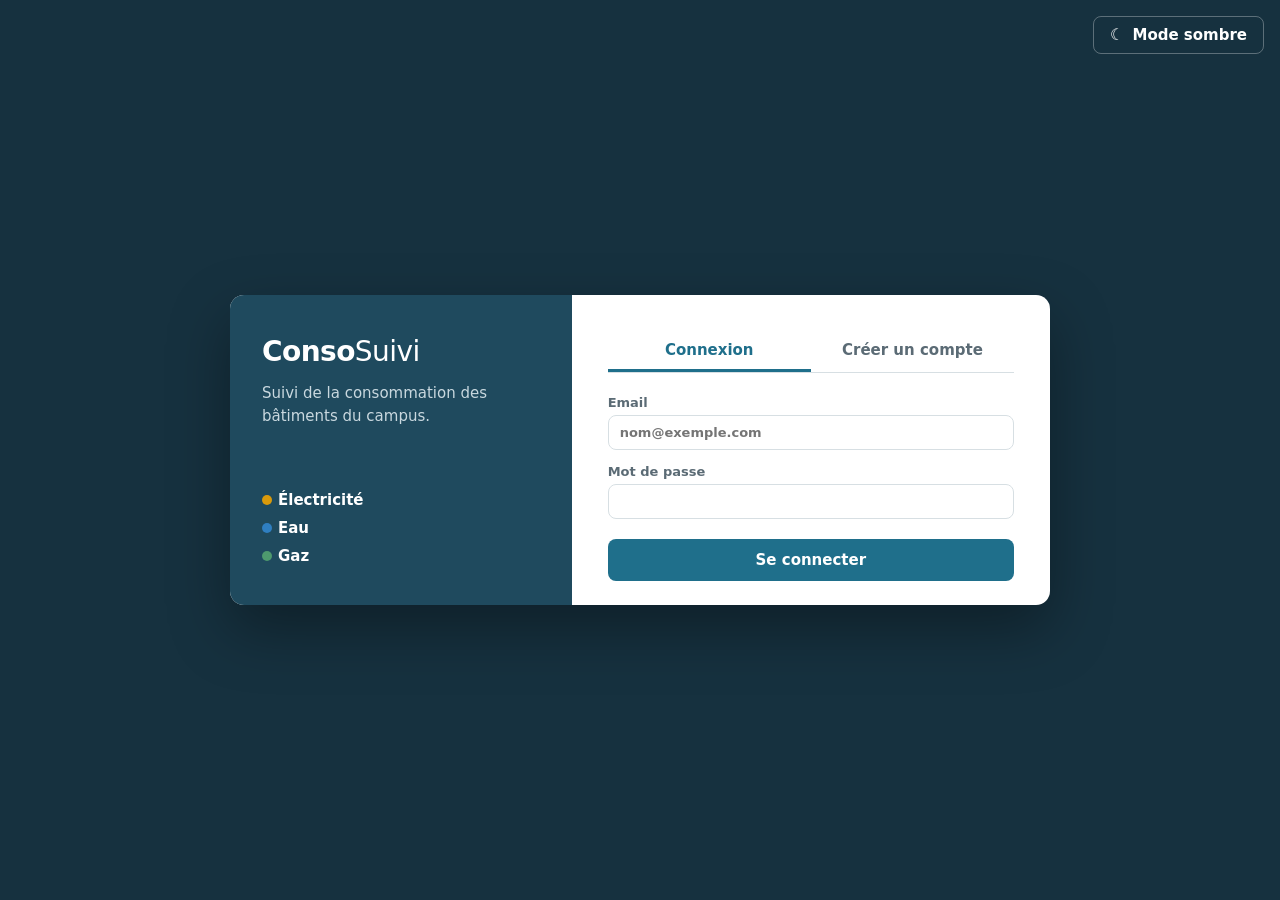
<file: moduleWeb/index.html>
<!DOCTYPE html>
<html lang="fr">
<head>
  <meta charset="UTF-8">
  <meta name="viewport" content="width=device-width, initial-scale=1">
  <title>Gestion de consommation</title>
  <link rel="stylesheet" href="css/style.css">
  <script src="js/theme.js"></script>
</head>
<body>

<div class="application">

  <!-- ===================== SIDEBAR ===================== -->
  <aside class="sidebar" id="sidebar">
    <h1 class="marque">Conso<span>Suivi</span></h1>

    <nav class="navigation">
      <button class="lien-nav actif" data-vue="tableau-de-bord">Tableau de bord</button>
      <button class="lien-nav" data-vue="anomalies">
        Anomalies <span class="pastille" id="nombre-anomalies">0</span>
      </button>
      <button class="lien-nav" data-vue="gestion">Gestion des données</button>
      <button class="lien-nav" data-vue="profil">Mon profil</button>
    </nav>

    <!-- Import / export de data.json -->
    <div class="bloc-fichiers">
      <p class="titre-bloc">Fichiers</p>
      <label class="bouton bouton-sidebar">
        Importer data.json
        <input type="file" id="import-donnees" accept=".json" hidden>
      </label>
      <button class="bouton bouton-sidebar" id="export-donnees">Exporter data.json</button>
    </div>

    <div class="bloc-utilisateur">
      <p id="nom-utilisateur"></p>
      <button type="button" class="bouton bouton-sidebar bouton-theme" data-bouton-theme aria-pressed="false">
        <span class="icone-theme" aria-hidden="true">☾</span><span class="texte-theme">Mode sombre</span>
      </button>
      <button class="bouton bouton-sidebar" id="deconnexion">Se déconnecter</button>
    </div>
  </aside>

  <!-- Fond sombre derrière la sidebar sur mobile -->
  <div class="voile" id="voile"></div>

  <!-- ===================== CONTENU ===================== -->
  <div class="contenu">

    <header class="entete">
      <button class="bouton-menu" id="bouton-menu" aria-label="Ouvrir le menu">☰</button>
      <h2 id="titre-vue">Tableau de bord</h2>
    </header>

    <!-- F3 à F6 : recherche et filtres (communs à toutes les vues) -->
    <section class="filtres">
      <label>Rechercher
        <input type="search" id="filtre-texte" placeholder="BatA, eau, 2026-09…">
      </label>
      <label>Bâtiment
        <select id="filtre-batiment"><option value="">Tous</option></select>
      </label>
      <label>Ressource
        <select id="filtre-ressource"><option value="">Toutes</option></select>
      </label>
      <label>Du
        <input type="date" id="filtre-debut">
      </label>
      <label>Au
        <input type="date" id="filtre-fin">
      </label>
      <button class="bouton bouton-secondaire" id="reinitialiser">Effacer les filtres</button>
    </section>

    <!-- ===== Vue 1 : Tableau de bord (F1 + F7) ===== -->
    <section class="vue" id="vue-tableau-de-bord">
      <div class="resume" id="resume"></div>

      <div class="panneau">
        <h3 id="titre-graphique">Consommation</h3>
        <div class="zone-graphique">
          <canvas id="graphique" role="img" aria-label="Graphique de consommation"></canvas>
        </div>
        <ul class="legende-graphique" id="legende-graphique"></ul>
      </div>

      <div class="panneau">
        <h3>Statistiques par bâtiment et ressource</h3>
        <div class="defilement">
          <table>
            <thead>
              <tr><th>Bâtiment</th><th>Ressource</th><th>Nombre</th><th>Total</th><th>Moyenne</th><th>Min</th><th>Max</th></tr>
            </thead>
            <tbody id="tableau-statistiques"></tbody>
          </table>
        </div>
      </div>

      <div class="panneau">
        <h3>Toutes les mesures</h3>
        <div class="defilement">
          <table>
            <thead>
              <tr><th>Date</th><th>Bâtiment</th><th>Ressource</th><th>Consommation</th><th>État</th></tr>
            </thead>
            <tbody id="tableau-donnees"></tbody>
          </table>
        </div>
      </div>
    </section>

    <!-- ===== Vue 2 : Anomalies (F2) ===== -->
    <section class="vue" id="vue-anomalies" hidden>
      <div class="panneau">
        <h3>Mesures anormales</h3>
        <p class="aide" id="aide-seuils"></p>
        <div class="defilement">
          <table>
            <thead>
              <tr><th>Date</th><th>Bâtiment</th><th>Ressource</th><th>Consommation</th><th>Raison</th></tr>
            </thead>
            <tbody id="tableau-anomalies"></tbody>
          </table>
        </div>
      </div>
    </section>

    <!-- ===== Vue 3 : Gestion des données (CRUD) ===== -->
    <section class="vue" id="vue-gestion" hidden>
      <div class="panneau">
        <div class="titre-panneau">
          <h3>Mesures enregistrées</h3>
          <button class="bouton bouton-principal" id="bouton-ajouter">Ajouter une mesure</button>
        </div>
        <div class="defilement">
          <table>
            <thead>
              <tr><th>Date</th><th>Bâtiment</th><th>Ressource</th><th>Consommation</th><th>Actions</th></tr>
            </thead>
            <tbody id="tableau-gestion"></tbody>
          </table>
        </div>
      </div>
    </section>

    <!-- ===== Vue 4 : Mon profil (compte enregistré dans le localStorage) ===== -->
    <section class="vue" id="vue-profil" hidden>
      <div class="profil">

        <!-- Informations actuelles -->
        <div class="panneau carte-profil">
          <div class="avatar" id="profil-initiales" aria-hidden="true"></div>
          <div>
            <p class="profil-nom" id="profil-nom"></p>
            <p class="profil-email" id="profil-email"></p>
          </div>
        </div>

        <!-- Modification -->
        <div class="panneau">
          <h3>Modifier mes informations</h3>
          <form id="form-profil" class="formulaire">
            <p id="profil-message" class="message" hidden></p>

            <label>Nom complet
              <input type="text" id="profil-champ-nom" required autocomplete="name">
            </label>
            <label>Email
              <input type="email" id="profil-champ-email" required autocomplete="email">
            </label>

            <fieldset class="groupe">
              <legend>Changer le mot de passe (facultatif)</legend>
              <label>Nouveau mot de passe (6 caractères minimum)
                <input type="password" id="profil-nouveau-mdp" minlength="6" autocomplete="new-password">
              </label>
              <label>Confirmer le nouveau mot de passe
                <input type="password" id="profil-confirmation" minlength="6" autocomplete="new-password">
              </label>
            </fieldset>

            <label>Mot de passe actuel, pour confirmer les changements
              <input type="password" id="profil-mdp-actuel" required autocomplete="current-password">
            </label>

            <div class="actions-formulaire">
              <button type="button" class="bouton bouton-secondaire" id="profil-annuler">Annuler les changements</button>
              <button type="submit" class="bouton bouton-principal">Enregistrer les modifications</button>
            </div>
          </form>
        </div>
      </div>
    </section>
  </div>
</div>

<!-- ===================== FORMULAIRE AJOUT / MODIFICATION DE MESURE ===================== -->
<dialog id="fenetre-formulaire">
  <form id="form-mesure" class="formulaire">
    <h3 id="titre-formulaire">Ajouter une mesure</h3>

    <label>Bâtiment
      <input type="text" id="champ-batiment" list="liste-batiments" placeholder="BatA" required>
      <datalist id="liste-batiments"></datalist>
    </label>
    <label>Ressource
      <select id="champ-ressource" required></select>
    </label>
    <label>Date
      <input type="date" id="champ-date" required>
    </label>
    <label>Consommation (<span id="champ-unite">kWh</span>)
      <input type="number" id="champ-valeur" step="0.01" min="0" required>
    </label>

    <div class="actions-formulaire">
      <button type="button" class="bouton bouton-secondaire" id="bouton-annuler">Annuler</button>
      <button type="submit" class="bouton bouton-principal">Enregistrer</button>
    </div>
  </form>
</dialog>

<!-- Message de confirmation (toast) -->
<div class="toast" id="toast" hidden></div>

<script src="js/stockage.js"></script>
<script src="js/graphique.js"></script>
<script src="js/crud.js"></script>
<script src="js/profil.js"></script>
<script src="js/app.js"></script>
</body>
</html>
</file>
<file: moduleWeb/css/style.css>
/* =====================================================================
   style.css — Apparence de l'application
   F8 : interface responsive (voir la partie « Mobile » en bas)
   ===================================================================== */

/* ---------- Couleurs et tailles ---------- */
:root {
  --fond: #EEF2F3;
  --surface: #FFFFFF;
  --encre: #1B2A33;
  --encre-douce: #5B6B75;
  --ligne: #D7DFE3;
  --sidebar: #16313F;
  --sidebar-texte: #C9D8DF;
  --principal: #1F6F8B;
  --alerte: #C2412D;
  --succes: #2E7D52;
  --elec: #D99A0B;
  --eau: #2F7FC1;
  --gaz: #4E9A6E;
  --rayon: 8px;

  /* Nuances dérivées (changent avec le thème) */
  --principal-survol: #185a71;
  --sur-principal: #FFFFFF;
  --focus: #7FB8CC;
  --focus-halo: #D3E6EE;
  --marque-fond: #1F4A5E;
  --fond-entete: #F6F8F9;
  --fond-anomalie: #FDF3F1;
  --fond-erreur: #FBE9E6;
  --fond-succes: #E5F3EB;
  --fond-info: #E6F1F5;
  --voile: rgba(22, 49, 63, 0.55);
  --ombre: rgba(0, 0, 0, 0.35);

  color-scheme: light;
}

/* ---------- Thème sombre ----------
   Choisi par le bouton « Thème » (data-theme="dark"),
   ou par le réglage du système si l'utilisateur n'a rien choisi. */
:root[data-theme="dark"] {
  --fond: #0F1A20;
  --surface: #172730;
  --encre: #E3ECF0;
  --encre-douce: #93A6B0;
  --ligne: #2A3E49;
  --sidebar: #0B151B;
  --sidebar-texte: #B4C6CE;
  --principal: #4BA3C3;
  --alerte: #E5735F;
  --succes: #5DBB86;
  --elec: #E8B23A;
  --eau: #5AA2DE;
  --gaz: #6FBF8F;

  --principal-survol: #66B5D2;
  --sur-principal: #0B151B;
  --focus: #4BA3C3;
  --focus-halo: #1D4352;
  --marque-fond: #12303D;
  --fond-entete: #1C2F39;
  --fond-anomalie: #3A2320;
  --fond-erreur: #3A2320;
  --fond-succes: #1B3527;
  --fond-info: #18313C;
  --voile: rgba(0, 0, 0, 0.6);
  --ombre: rgba(0, 0, 0, 0.6);

  color-scheme: dark;
}

* { box-sizing: border-box; }

/* L'attribut hidden doit toujours cacher l'élément,
   même si une classe lui donne display: flex ou block */
[hidden] { display: none !important; }

body {
  margin: 0;
  font-family: "Segoe UI", system-ui, -apple-system, Roboto, "Helvetica Neue", Arial, sans-serif;
  font-size: 15px;
  color: var(--encre);
  background: var(--fond);
}

h1, h2, h3 { margin: 0; }

/* ---------- Boutons ---------- */
.bouton {
  display: inline-block;
  padding: 9px 16px;
  border: 1px solid transparent;
  border-radius: var(--rayon);
  font: inherit;
  font-weight: 600;
  cursor: pointer;
  text-align: center;
}
.bouton-principal { background: var(--principal); color: var(--sur-principal); }
.bouton-principal:hover { background: var(--principal-survol); }
.bouton-secondaire { background: var(--surface); color: var(--encre); border-color: var(--ligne); }
.bouton-secondaire:hover { border-color: var(--encre-douce); }

.bouton-lien {
  background: none; border: none; padding: 4px 6px;
  font: inherit; font-weight: 600; color: var(--principal); cursor: pointer;
}
.bouton-danger { color: var(--alerte); }

:focus-visible { outline: 3px solid var(--focus); outline-offset: 2px; }

/* ---------- Formulaires ---------- */
.formulaire { display: flex; flex-direction: column; gap: 14px; }

label { display: flex; flex-direction: column; gap: 5px; font-size: 13px; font-weight: 600; color: var(--encre-douce); }

input, select {
  padding: 9px 11px;
  border: 1px solid var(--ligne);
  border-radius: var(--rayon);
  font: inherit;
  color: var(--encre);
  background: var(--surface);
}
input:focus, select:focus { outline: none; border-color: var(--principal); box-shadow: 0 0 0 3px var(--focus-halo); }

/* ---------- Marque ---------- */
.marque { font-size: 22px; font-weight: 700; letter-spacing: -0.02em; }
.marque span { font-weight: 400; }

/* =====================================================================
   PAGE DE CONNEXION
   ===================================================================== */
.page-connexion {
  min-height: 100vh;
  display: grid;
  place-items: center;
  padding: 20px;
  background: var(--sidebar);
}

.carte-connexion {
  width: 100%;
  max-width: 820px;
  display: grid;
  grid-template-columns: 5fr 7fr;
  overflow: hidden;
  background: var(--surface);
  border-radius: 14px;
  box-shadow: 0 24px 60px var(--ombre);
}

/* Partie gauche : présentation */
.panneau-marque {
  display: flex;
  flex-direction: column;
  gap: 14px;
  padding: 40px 32px;
  background: var(--marque-fond);
  color: var(--sidebar-texte);
}
.panneau-marque .marque { color: #fff; font-size: 28px; }
.panneau-marque p { margin: 0; line-height: 1.5; }

.liste-ressources {
  list-style: none;
  margin: auto 0 0;
  padding: 0;
  display: flex;
  flex-direction: column;
  gap: 10px;
  font-weight: 600;
  color: #fff;
}
.liste-ressources .ressource::before { width: 10px; height: 10px; }

/* Partie droite : formulaires */
.panneau-formulaire { padding: 36px 36px 24px; }

.bouton-large { width: 100%; margin-top: 6px; padding: 11px 16px; }

.onglets { display: flex; border-bottom: 1px solid var(--ligne); margin-bottom: 22px; }
.onglet {
  flex: 1; padding: 10px; border: none; background: none;
  font: inherit; font-weight: 600; color: var(--encre-douce); cursor: pointer;
  border-bottom: 3px solid transparent;
}
.onglet.actif { color: var(--principal); border-bottom-color: var(--principal); }

.message { padding: 10px 12px; border-radius: var(--rayon); font-size: 14px; margin: 0 0 16px; }
.message.erreur { background: var(--fond-erreur); color: var(--alerte); }
.message.succes { background: var(--fond-succes); color: var(--succes); }
.message.info { background: var(--fond-info); color: var(--principal); }

.lien-import {
  display: block; width: 100%; margin-top: 22px; padding: 14px 4px 0;
  border: none; border-top: 1px solid var(--ligne);
  background: none; font: inherit; font-size: 13px;
  color: var(--principal); cursor: pointer; text-decoration: underline;
}

/* =====================================================================
   PAGE PRINCIPALE
   ===================================================================== */
.application { display: flex; min-height: 100vh; }

/* ---------- Sidebar ---------- */
.sidebar {
  width: 240px;
  flex-shrink: 0;
  display: flex;
  flex-direction: column;
  gap: 28px;
  padding: 24px 16px;
  background: var(--sidebar);
  color: var(--sidebar-texte);
  position: sticky;
  top: 0;
  height: 100vh;
  overflow-y: auto;
}
.sidebar .marque { color: #fff; padding: 0 8px; }

.navigation { display: flex; flex-direction: column; gap: 4px; }
.lien-nav {
  display: flex; justify-content: space-between; align-items: center;
  padding: 10px 12px; border: none; border-radius: var(--rayon);
  background: none; color: var(--sidebar-texte);
  font: inherit; font-weight: 600; text-align: left; cursor: pointer;
}
.lien-nav:hover { background: rgba(255, 255, 255, 0.06); }
.lien-nav.actif { background: rgba(255, 255, 255, 0.12); color: #fff; }

.pastille {
  min-width: 24px; padding: 1px 7px; border-radius: 12px;
  background: var(--alerte); color: #fff; font-size: 12px; text-align: center;
}

.bloc-fichiers, .bloc-utilisateur { display: flex; flex-direction: column; gap: 8px; }
.bloc-utilisateur { margin-top: auto; }
.titre-bloc, #nom-utilisateur { margin: 0 8px; font-size: 13px; }
#nom-utilisateur { color: #fff; font-weight: 600; }

.bouton-sidebar {
  background: transparent; color: var(--sidebar-texte);
  border-color: rgba(255, 255, 255, 0.18); font-size: 14px; font-weight: 600;
}
.bouton-sidebar:hover { border-color: rgba(255, 255, 255, 0.45); color: #fff; }

/* ---------- Contenu ---------- */
.contenu { flex: 1; min-width: 0; padding: 24px 32px 40px; }

.entete { display: flex; align-items: center; gap: 12px; margin-bottom: 20px; }
.entete h2 { font-size: 26px; letter-spacing: -0.02em; }
.bouton-menu { display: none; }

/* ---------- Filtres (F3 à F6) ---------- */
.filtres {
  display: grid;
  grid-template-columns: 2fr repeat(4, 1fr) auto;
  gap: 12px;
  align-items: end;
  padding: 16px;
  margin-bottom: 20px;
  background: var(--surface);
  border: 1px solid var(--ligne);
  border-radius: var(--rayon);
}

/* ---------- Résumé ---------- */
.resume {
  display: grid;
  grid-template-columns: repeat(auto-fit, minmax(170px, 1fr));
  gap: 12px;
  margin-bottom: 20px;
}
.carte-resume {
  padding: 14px 16px;
  background: var(--surface);
  border: 1px solid var(--ligne);
  border-left: 5px solid var(--ligne);
  border-radius: var(--rayon);
  font: inherit; text-align: left; color: inherit;
}
.carte-resume p { margin: 0 0 4px; font-size: 13px; color: var(--encre-douce); font-weight: 600; }
.carte-resume strong { font-size: 24px; }
.carte-resume small { font-size: 13px; font-weight: 400; color: var(--encre-douce); }
button.carte-resume { cursor: pointer; }

.bord-elec { border-left-color: var(--elec); }
.bord-eau { border-left-color: var(--eau); }
.bord-gaz { border-left-color: var(--gaz); }
.bord-alerte { border-left-color: var(--alerte); }

/* ---------- Panneaux ---------- */
.panneau {
  padding: 20px;
  margin-bottom: 20px;
  background: var(--surface);
  border: 1px solid var(--ligne);
  border-radius: var(--rayon);
}
.panneau h3 { font-size: 17px; margin-bottom: 14px; }
.titre-panneau { display: flex; justify-content: space-between; align-items: center; gap: 12px; margin-bottom: 14px; }
.titre-panneau h3 { margin: 0; }
.aide { margin: -6px 0 14px; color: var(--encre-douce); font-size: 14px; }

.zone-graphique { position: relative; height: 320px; }

/* ---------- Tableaux ---------- */
.defilement { overflow-x: auto; }

table { width: 100%; border-collapse: collapse; min-width: 560px; }
th, td { padding: 10px 12px; text-align: left; border-bottom: 1px solid var(--ligne); }
th { font-size: 13px; color: var(--encre-douce); background: var(--fond-entete); }
tbody tr:hover { background: var(--fond-entete); }
td.nombre { font-variant-numeric: tabular-nums; white-space: nowrap; }
td.vide { text-align: center; color: var(--encre-douce); padding: 28px; }
td.raison { color: var(--alerte); font-weight: 600; }
td.actions { white-space: nowrap; }

.ligne-anomalie { background: var(--fond-anomalie); }

.ressource { display: inline-flex; align-items: center; gap: 6px; }
.ressource::before { content: ""; width: 9px; height: 9px; border-radius: 50%; background: var(--encre-douce); }
.ressource-elec::before { background: var(--elec); }
.ressource-eau::before { background: var(--eau); }
.ressource-gaz::before { background: var(--gaz); }

.etat { font-size: 13px; font-weight: 600; color: var(--succes); }
.etat-alerte { color: var(--alerte); }

/* ---------- Mon profil ---------- */
.profil { max-width: 640px; }

.carte-profil { display: flex; align-items: center; gap: 16px; }
.avatar {
  width: 56px; height: 56px; flex-shrink: 0;
  display: grid; place-items: center;
  border-radius: 50%;
  background: var(--sidebar); color: #fff;
  font-size: 20px; font-weight: 700;
}
.profil-nom { margin: 0; font-size: 18px; font-weight: 700; }
.profil-email { margin: 2px 0 0; color: var(--encre-douce); overflow-wrap: anywhere; }

.groupe {
  display: flex; flex-direction: column; gap: 14px;
  margin: 0; padding: 14px 16px 16px;
  border: 1px solid var(--ligne); border-radius: var(--rayon);
}
.groupe legend { padding: 0 6px; font-size: 13px; font-weight: 700; color: var(--encre); }

/* ---------- Fenêtre formulaire ---------- */
dialog {
  width: min(420px, 92vw);
  padding: 24px;
  border: none;
  border-radius: 12px;
  color: var(--encre);
  background: var(--surface);
}
dialog::backdrop { background: var(--voile); }
.actions-formulaire { display: flex; justify-content: flex-end; gap: 10px; margin-top: 6px; }

/* ---------- Toast ---------- */
.toast {
  position: fixed; bottom: 20px; right: 20px; z-index: 30;
  max-width: 340px; padding: 12px 16px;
  background: var(--sidebar); color: #fff; border-radius: var(--rayon);
}

.voile { display: none; }

/* ---------- Bouton de thème (clair / sombre) ---------- */
.bouton-theme { display: flex; align-items: center; justify-content: center; gap: 8px; }
.bouton-theme .icone-theme { font-size: 16px; line-height: 1; }

/* Sur la page de connexion : en haut à droite */
.page-connexion .bouton-theme {
  position: fixed; top: 16px; right: 16px;
  color: #fff; border-color: rgba(255, 255, 255, 0.3); background: transparent;
}
.page-connexion .bouton-theme:hover { border-color: rgba(255, 255, 255, 0.6); }

/* ---------- Graphique (canvas dessiné par js/graphique.js) ---------- */
.zone-graphique canvas { display: block; width: 100%; height: 100%; }
.legende-graphique {
  display: flex; flex-wrap: wrap; justify-content: center; gap: 16px;
  margin: 10px 0 0; padding: 0; list-style: none; font-size: 13px; color: var(--encre-douce);
}
.info-graphique {
  position: absolute; z-index: 2; pointer-events: none;
  padding: 6px 10px; border-radius: var(--rayon); font-size: 13px;
  background: var(--sidebar); color: #fff; white-space: nowrap;
}

/* =====================================================================
   F8 — MOBILE ET TABLETTE
   ===================================================================== */
@media (max-width: 720px) {
  .carte-connexion { grid-template-columns: 1fr; max-width: 420px; }
  .panneau-marque { padding: 24px 24px 20px; gap: 8px; }
  .liste-ressources { flex-direction: row; gap: 18px; margin-top: 6px; font-size: 14px; }
  .panneau-formulaire { padding: 24px; }
}

@media (max-width: 1100px) {
  .filtres { grid-template-columns: repeat(3, 1fr); }
  .filtres label:first-child { grid-column: 1 / -1; }
}

@media (max-width: 900px) {
  /* La sidebar devient un menu qui glisse depuis la gauche */
  .sidebar {
    position: fixed;
    left: 0; top: 0; z-index: 20;
    transform: translateX(-100%);
    transition: transform 0.25s ease;
  }
  .sidebar.ouverte { transform: translateX(0); }

  .voile.visible {
    display: block;
    position: fixed; inset: 0; z-index: 10;
    background: var(--voile);
  }

  .bouton-menu {
    display: block;
    padding: 6px 12px;
    border: 1px solid var(--ligne);
    border-radius: var(--rayon);
    background: var(--surface);
    color: var(--encre);
    font-size: 20px;
    cursor: pointer;
  }

  .contenu { padding: 16px; }
}

@media (max-width: 560px) {
  .filtres { grid-template-columns: 1fr 1fr; }
  .filtres .bouton { grid-column: 1 / -1; }
  .entete h2 { font-size: 21px; }
  .titre-panneau, .actions-formulaire { flex-direction: column-reverse; align-items: stretch; }
  .zone-graphique { height: 260px; }
}

@media (prefers-reduced-motion: reduce) {
  .sidebar { transition: none; }
}
</file>
